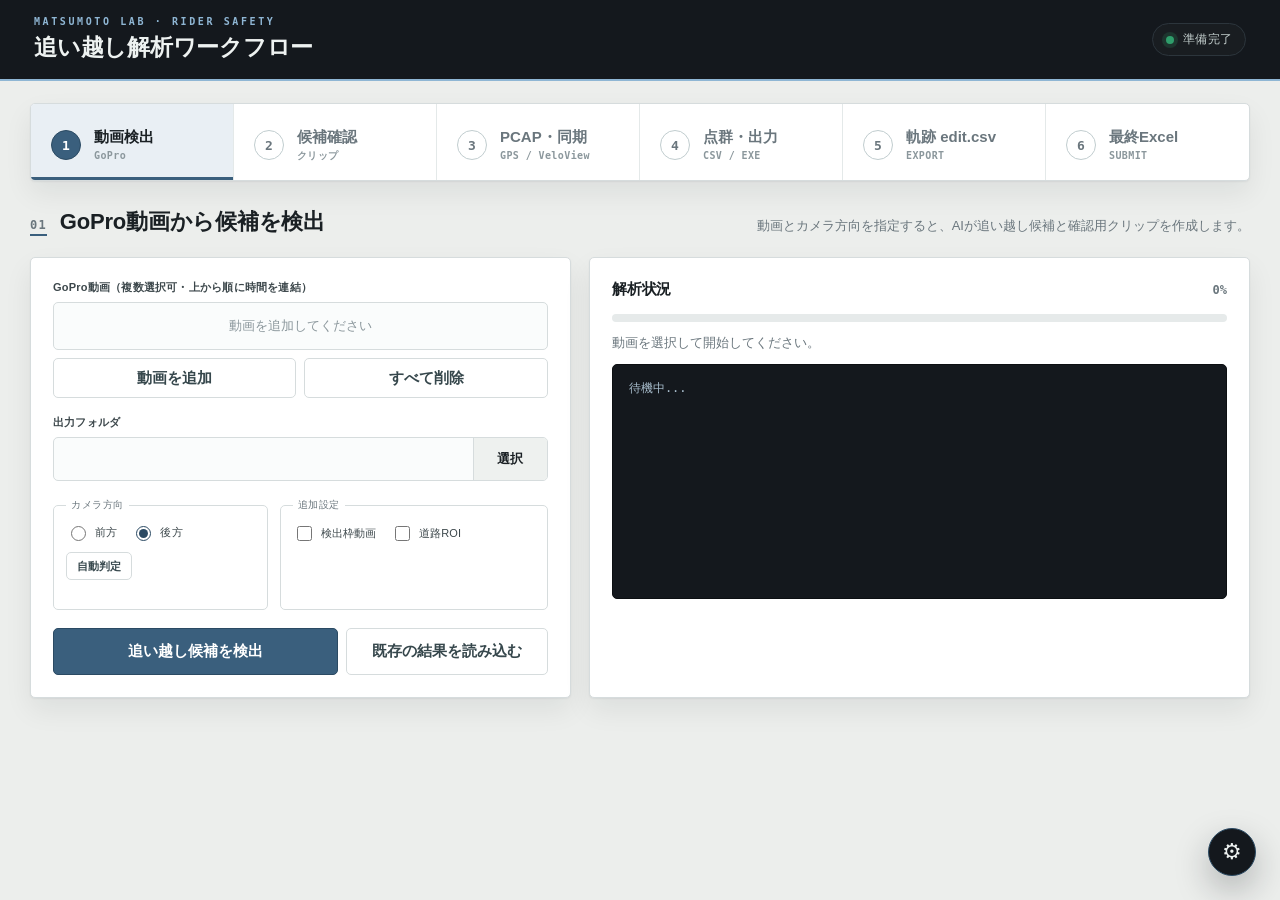
<file: web_ui/index.html>
<!doctype html>
<html lang="ja">
<head>
  <meta charset="utf-8">
  <meta name="viewport" content="width=device-width, initial-scale=1">
  <title>自転車追い越し解析ワークフロー</title>
  <link rel="stylesheet" href="style.css">
</head>
<body>
  <header class="app-header">
    <div>
      <p class="eyebrow">MATSUMOTO LAB · RIDER SAFETY</p>
      <h1>追い越し解析ワークフロー</h1>
    </div>
    <div class="status-pill" id="globalStatus"><span></span>準備完了</div>
  </header>

  <main class="app-shell">
    <nav class="steps" aria-label="解析手順">
      <button class="step active" data-step="detect"><b>1</b><span>動画検出<small>GoPro</small></span></button>
      <button class="step" data-step="review"><b>2</b><span>候補確認<small>クリップ</small></span></button>
      <button class="step" data-step="sync"><b>3</b><span>PCAP・同期<small>GPS / VeloView</small></span></button>
      <button class="step" data-step="lidar"><b>4</b><span>点群・出力<small>CSV / EXE</small></span></button>
      <button class="step" data-step="edit"><b>5</b><span>軌跡 edit.csv<small>EXPORT</small></span></button>
      <button class="step" data-step="final"><b>6</b><span>最終Excel<small>SUBMIT</small></span></button>
    </nav>

    <section class="panel active" id="panel-detect">
      <div class="section-heading">
        <div><span class="section-number">01</span><h2>GoPro動画から候補を検出</h2></div>
        <p>動画とカメラ方向を指定すると、AIが追い越し候補と確認用クリップを作成します。</p>
      </div>
      <div class="grid two-column">
        <article class="card form-card">
          <label>GoPro動画（複数選択可・上から順に時間を連結）</label>
          <ul id="videoList" class="video-list"><li class="empty">動画を追加してください</li></ul>
          <div class="button-row video-list-actions">
            <button class="secondary" id="addVideos">動画を追加</button>
            <button class="secondary" id="clearVideos">すべて削除</button>
          </div>
          <label>出力フォルダ</label>
          <div class="path-input"><input id="outPath" readonly><button data-pick="out">選択</button></div>
          <div class="field-row">
            <fieldset><legend>カメラ方向</legend><label class="radio"><input type="radio" name="view" value="front">前方</label><label class="radio"><input type="radio" name="view" value="rear" checked>後方</label>
              <div class="view-detect-row">
                <button class="secondary small" id="detectView">自動判定</button>
                <button class="secondary small" id="detectViewCancel" hidden>中止</button>
              </div>
              <p class="detect-view-status" id="detectViewStatus"></p>
            </fieldset>
            <fieldset><legend>追加設定</legend><label class="check"><input id="overlay" type="checkbox">検出枠動画</label><label class="check"><input id="roadRoi" type="checkbox">道路ROI</label></fieldset>
          </div>
          <div class="button-row">
            <button class="primary large" id="startDetection">追い越し候補を検出</button>
            <button class="secondary" id="loadExisting">既存の結果を読み込む</button>
          </div>
        </article>
        <article class="card progress-card">
          <div class="card-title"><h3>解析状況</h3><span id="progressLabel">0%</span></div>
          <div class="progress-track"><div id="progressBar"></div></div>
          <p id="processMessage" class="process-message">動画を選択して開始してください。</p>
          <pre id="processLog" class="log">待機中...</pre>
        </article>
      </div>
    </section>

    <section class="panel" id="panel-review">
      <div class="section-heading">
        <div><span class="section-number">02</span><h2>クリップを確認</h2></div>
        <p>各候補を再生し、本当の追い越しは「採用」、誤検知は「除外」にします。</p>
      </div>
      <div class="review-layout">
        <article class="card preview-card main-preview">
          <div class="video-stage">
            <div class="video-placeholder" id="videoPlaceholder"><span>▶</span><p>候補を選択すると<br>クリップを再生できます</p></div>
            <video id="clipPlayer" controls hidden></video>
          </div>
          <div class="preview-controls">
            <div class="preview-meta">
              <div><span id="previewId">候補未選択</span><span class="badge" id="previewStatus">未確認</span></div>
              <strong id="previewTime">--:--</strong>
            </div>
            <div class="control-row">
              <label class="speed-select"><span>速度</span><select id="speedSelect" aria-label="再生速度">
                <option value="0.25">0.25x</option><option value="0.5">0.5x</option><option value="1" selected>1x</option><option value="1.5">1.5x</option><option value="2">2x</option><option value="3">3x</option><option value="4">4x</option><option value="5">5x</option>
              </select></label>
              <div class="transport-buttons"><button class="secondary" id="previousClip">← 前の候補</button><button class="secondary" id="nextClip">次の候補 →</button></div>
            </div>
            <div class="decision-buttons"><button class="accept" data-status="採用">✓ 採用 <kbd data-keyhint="accept">A</kbd></button><button class="reject" data-status="除外">× 除外 <kbd data-keyhint="reject">D</kbd></button><button class="secondary" data-status="未確認">未確認へ戻す <kbd data-keyhint="unreview">W</kbd></button></div>
            <div class="shortcut-help"><span><kbd>Space</kbd> 再生 / 一時停止</span><span><kbd>←</kbd><kbd>→</kbd> 候補移動</span><span>車種 <kbd data-keyhint="kei">B</kbd>軽 <kbd data-keyhint="normal">N</kbd>普通 <kbd data-keyhint="large">M</kbd>大型</span><span>採否決定後は次の候補を自動再生</span></div>
          </div>
        </article>
        <aside class="card table-card">
          <div class="card-title"><h3>追い越し候補</h3><div class="counter"><span id="reviewedCount">0</span> / <span id="eventCount">0</span> 確認済み</div></div>
          <div class="table-wrap">
            <table><thead><tr><th>ID</th><th>車種</th><th>危険感</th><th>開始</th><th>終了</th><th>結果</th></tr></thead><tbody id="eventRows"><tr><td colspan="6" class="empty">検出結果を読み込んでください</td></tr></tbody></table>
          </div>
          <div class="button-row">
            <button class="secondary" id="saveReviews">レビュー結果をCSV保存</button>
          </div>
        </aside>
      </div>
    </section>

    <section class="panel" id="panel-sync">
      <div class="section-heading">
        <div><span class="section-number">03</span><h2>PCAP読み込みと時刻同期</h2></div>
        <p>LiDARのPCAPを先に読み込み、GPSまたは手入力でGoProとの時刻差を決めます。</p>
      </div>
      <article class="card form-card compact pcap-sync-card">
        <label>LiDARデータ (.pcap)</label><div class="path-input"><input id="pcapPath" readonly><button data-pick="pcap">選択</button></div>
        <button class="primary" id="openPcap">PCAPを読み込む</button>
        <p class="lidar-info" id="lidarInfo">PCAP未読込</p>
      </article>
      <div class="sync-layout">
        <article class="card gps-sync-card">
          <div class="card-title"><h3>GPS自動同期</h3><span class="badge accepted">推奨</span></div>
          <p class="method-desc">GoProのGPMF（動画内蔵GPS）とPCAPのキャプチャ時刻を自動照合し、GoProとVeloViewの時刻差（オフセット）を求めます。<br><small>Step 1で動画を指定し、上でPCAPを読み込んでから実行してください。</small></p>
          <button class="primary" id="autoSyncGps">GPS自動同期を実行</button>
          <p id="gpsSyncStatus" class="gps-sync-status"></p>
        </article>
        <article class="card offset-card result-offset"><p>適用されるオフセット（VeloView − GoPro）</p><strong id="offsetDisplay">+0.000 秒</strong><span>求めた時刻差をすべての候補へ自動的に適用します</span></article>
      </div>
      <article class="card mapped-card"><div class="card-title"><h3>候補のVeloView相当時刻</h3><span>確認済み候補を優先表示</span></div><div id="mappedTimes" class="mapped-list"><p class="empty">候補がありません</p></div></article>
    </section>

    <section class="panel" id="panel-lidar">
      <div class="section-heading">
        <div><span class="section-number">04</span><h2>点群の選択と最終出力</h2></div>
        <p>読み込み済みPCAPの候補時刻へ移動して、車両の点群を選択・CSV出力します。</p>
      </div>
      <div class="lidar-workspace">
        <article class="card lidar-viewer-card">
          <div class="card-title lidar-title">
            <h3>点群ビュー（上面）</h3>
            <div class="lidar-title-actions">
              <span>ドラッグ: 選択 / Alt+ドラッグ: 移動 / ホイール: 拡大</span>
              <button class="secondary compact-btn" id="lidarFullscreen" type="button">フルスクリーン</button>
            </div>
          </div>
          <div class="lidar-canvas-wrap"><canvas id="lidarCanvas"></canvas><div id="lidarLoading" class="lidar-loading" hidden>点群を読込中…</div></div>
          <div class="lidar-transport">
            <button class="secondary" id="lidarPrevious" aria-label="前のフレーム">◀</button><button class="primary" id="lidarPlay">再生</button><button class="secondary" id="lidarNext" aria-label="次のフレーム">▶</button>
            <input id="lidarSlider" type="range" min="0" max="0" value="0">
            <strong id="lidarTime">00:00:00.000</strong><span id="lidarFrame">0 / 0</span>
          </div>
          <div class="lidar-seek-row"><label>時刻へ移動 <input id="lidarSeekTime" placeholder="秒 または HH:MM:SS"></label><button class="secondary" id="lidarSeek">移動</button><label>追い越し候補 <select id="lidarCandidate"><option value="">選択してください</option></select></label><button class="secondary" id="jumpCandidate">候補へ移動</button><label class="track-toggle"><input type="checkbox" id="lidarTrack">枠を車に追尾</label></div>
        </article>
        <aside class="lidar-side lidar-side-right">
          <article class="card overtaking-record-card">
            <div class="card-title"><h3>追い越し記録</h3><span class="badge" id="recordStatus">未開始</span></div>
            <p class="record-hint">「自動追跡」で点群から車両を追跡し記録フレームを作ります（半自動）。手動は「追い越し開始」から。どちらも<kbd>←</kbd><kbd>→</kbd>で確認・微修正、<kbd>Enter</kbd>で出力して次の候補へ進みます。</p>
            <label class="record-candidate">追い越し候補
              <select id="recordCandidate"><option value="">選択してください</option></select>
            </label>
            <button class="primary record-autotrack" id="recordAutoTrack">自動追跡（点群から車両を検出）</button>
            <button class="secondary record-autotrack" id="autoTrackCancel" hidden>自動追跡を中止</button>
            <div class="progress-track auto-track-progress" id="autoTrackProgress" hidden><div id="autoTrackBar"></div></div>
            <p class="auto-track-status" id="autoTrackStatus"></p>
            <div class="record-buttons">
              <button class="secondary" id="recordStart">追い越し開始（手動）</button>
              <button class="secondary" id="recordCancel" disabled>中止</button>
            </div>
            <button class="accept record-finish" id="recordFinish" disabled>終了してCSV出力</button>
            <div class="record-frames" id="recordFrames">記録フレーム: 0</div>
          </article>
          <article class="card lidar-export-card">
            <div class="export-selection"><strong>選択範囲（単発出力）</strong><span id="lidarSelection">点群上をドラッグして車両を囲ってください</span></div>
            <div class="export-frames">
              <label>開始フレーム <input id="lidarRangeStart" type="number" min="0" value="0"></label>
              <label>終了フレーム <input id="lidarRangeEnd" type="number" min="0" value="0"></label>
            </div>
            <button class="primary" id="exportLidar">選択範囲をフレーム別CSVへ出力</button>
          </article>
        </aside>
      </div>
    </section>

    <section class="panel" id="panel-edit">
      <div class="section-heading">
        <div><span class="section-number">05</span><h2>軌跡 edit.csv 生成</h2></div>
        <p>追い越し記録CSVから、フレームごとの最近接点を追跡した edit.csv を生成します。</p>
      </div>
      <div class="grid two-column">
        <article class="card form-card">
          <div class="card-title"><h3>軌跡 edit.csv 生成</h3><span>VolodyneConverter相当</span></div>
          <p class="record-hint">追い越し記録CSV（<code>overtaking_*.csv</code>）を選ぶと、各フレームの最近接点を追跡した <code>&lt;名前&gt;_edit.csv</code>（unixtime, X, Y, Z, distance(m), speed(km/h)）を <code>lidar_edit</code> に生成します。フレーム別CSVのフォルダパスを直接指定しても動きます。</p>
          <label>追い越し記録CSV</label>
          <div class="path-input"><input id="editSource" readonly><button data-pick="edit_source">選択</button></div>
          <button class="primary large" id="generateEdit">edit.csv を生成</button>
        </article>
        <article class="card form-card">
          <div class="card-title"><h3>LiDARフォルダを一括生成</h3><span>今回の解析</span></div>
          <p class="record-hint">現在の出力フォルダ内 <code>lidar</code> にある <code>overtaking_*.csv</code> をすべて読み込み、各CSVごとに <code>lidar_edit</code> へ <code>_edit.csv</code> を生成します。</p>
          <label>対象フォルダ</label>
          <div class="path-input"><input readonly value="入力: lidar / 保存: lidar_edit"><button class="secondary" id="generateAllEdits" type="button">一括生成</button></div>
          <p class="edit-bulk-status" id="editBulkStatus">未実行</p>
        </article>
      </div>
    </section>

    <section class="panel" id="panel-final">
      <div class="section-heading">
        <div><span class="section-number">06</span><h2>最終Excel出力</h2></div>
        <p>採用済み候補、Step5の分析結果、GPS速度を統合し、共有用Excel形式で出力します。</p>
      </div>
      <div class="grid two-column">
        <article class="card form-card">
          <div class="card-title"><h3>共有用フォーマット</h3><span>Sheet1</span></div>
          <p class="record-hint">出力フォルダ内の <code>reviewed_overtaking_events.csv</code> と <code>lidar_edit</code> の分析結果を読み込み、<code>final</code> フォルダへExcelを作成します。レビュー結果は生成前に自動保存します。</p>
          <div class="final-fields">
            <label>整理ID<input id="finalId" placeholder="例: 1"></label>
            <label>データ収集日<input id="finalDate" placeholder="YYYY-MM-DD"></label>
            <label>被験者名またはID<input id="finalSubject" placeholder="例: ID1"></label>
          </div>
          <button class="primary large" id="generateFinal">最終Excelを生成</button>
        </article>
        <article class="card form-card">
          <div class="card-title"><h3>出力状況</h3><span>final/*.xlsx</span></div>
          <p class="final-status" id="finalStatus">未実行</p>
          <p class="record-hint">自転車速度はGPSのctsがフェーズ3〜4の範囲に入る場合のみ平均して出力します。該当GPSがない場合は空欄になります。</p>
        </article>
      </div>
    </section>
  </main>

  <div class="toast" id="toast" role="status" aria-live="polite"></div>
  <button class="settings-fab" id="openSettings" aria-label="設定" title="設定">⚙</button>

  <div class="modal-backdrop" id="keyModalBackdrop" role="dialog" aria-modal="true" aria-labelledby="keyModalTitle" hidden>
    <div class="modal key-modal settings-modal">
      <h3 id="keyModalTitle">設定</h3>
      <section class="settings-section">
        <div class="card-title"><h3>ショートカットキー</h3><span>候補確認</span></div>
        <div class="key-grid">
          <label>採用<input class="key-field" data-action="accept" maxlength="1" aria-label="採用のキー"></label>
          <label>除外<input class="key-field" data-action="reject" maxlength="1" aria-label="除外のキー"></label>
          <label>未確認へ戻す<input class="key-field" data-action="unreview" maxlength="1" aria-label="未確認へ戻すのキー"></label>
          <label>車種：軽<input class="key-field" data-action="kei" maxlength="1" aria-label="車種 軽のキー"></label>
          <label>車種：普通<input class="key-field" data-action="normal" maxlength="1" aria-label="車種 普通のキー"></label>
          <label>車種：大型<input class="key-field" data-action="large" maxlength="1" aria-label="車種 大型のキー"></label>
        </div>
      </section>
      <section class="settings-section">
        <div class="card-title"><h3>レーザー選択</h3><span id="laserCountLabel" class="num">—</span></div>
        <div class="button-row"><button class="secondary" id="laserAll">全選択</button><button class="secondary" id="laserNone">全解除</button></div>
        <div class="laser-grid" id="laserGrid"><p class="empty">PCAP未読込</p></div>
      </section>
      <p id="keyModalError" class="key-error"></p>
      <div class="modal-actions">
        <button class="secondary" id="keyModalReset">既定に戻す</button>
        <button class="secondary" id="keyModalCancel">キャンセル</button>
        <button class="primary" id="keyModalSave">保存</button>
      </div>
    </div>
  </div>

  <script src="app.js"></script>
</body>
</html>
</file>
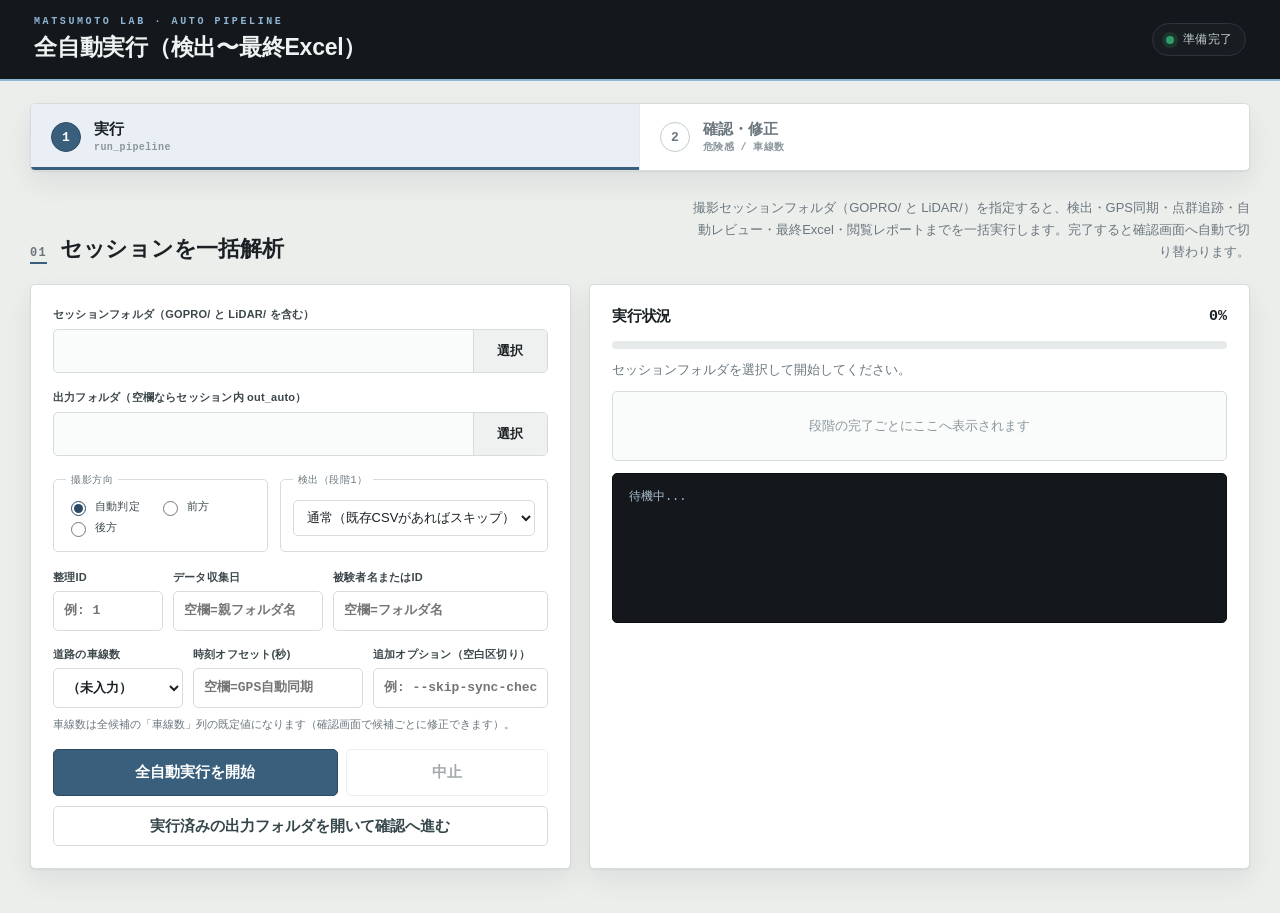
<file: web_ui_auto/index.html>
<!doctype html>
<html lang="ja">
<head>
  <meta charset="utf-8">
  <meta name="viewport" content="width=device-width, initial-scale=1">
  <title>全自動実行 - 自転車追い越し解析</title>
  <link rel="stylesheet" href="style.css">
</head>
<body>
  <header class="app-header">
    <div>
      <p class="eyebrow">MATSUMOTO LAB · AUTO PIPELINE</p>
      <h1>全自動実行（検出〜最終Excel）</h1>
    </div>
    <div class="status-pill" id="globalStatus"><span></span>準備完了</div>
  </header>

  <main class="app-shell">
    <nav class="steps" aria-label="画面切り替え">
      <button class="step active" data-step="run"><b>1</b><span>実行<small>run_pipeline</small></span></button>
      <button class="step" data-step="confirm"><b>2</b><span>確認・修正<small>危険感 / 車線数</small></span></button>
    </nav>

    <section class="panel active" id="panel-run">
      <div class="section-heading">
        <div><span class="section-number">01</span><h2>セッションを一括解析</h2></div>
        <p>撮影セッションフォルダ（GOPRO/ と LiDAR/）を指定すると、検出・GPS同期・点群追跡・自動レビュー・最終Excel・閲覧レポートまでを一括実行します。完了すると確認画面へ自動で切り替わります。</p>
      </div>
      <div class="grid two-column">
        <article class="card form-card">
          <label>セッションフォルダ（GOPRO/ と LiDAR/ を含む）</label>
          <div class="path-input"><input id="sessionPath" readonly><button data-pick="session">選択</button></div>
          <label>出力フォルダ（空欄ならセッション内 out_auto）</label>
          <div class="path-input"><input id="outPath" readonly><button data-pick="out">選択</button></div>
          <div class="field-row">
            <fieldset><legend>撮影方向</legend>
              <label class="radio"><input type="radio" name="pipelineView" value="" checked>自動判定</label>
              <label class="radio"><input type="radio" name="pipelineView" value="front">前方</label>
              <label class="radio"><input type="radio" name="pipelineView" value="rear">後方</label>
            </fieldset>
            <fieldset><legend>検出（段階1）</legend>
              <select id="pipelineDetectMode" class="field-select" aria-label="検出の扱い">
                <option value="">通常（既存CSVがあればスキップ）</option>
                <option value="skip">スキップ（検出済みの続きから）</option>
                <option value="redetect">やり直す（既存CSVを無視）</option>
              </select>
            </fieldset>
          </div>
          <div class="final-fields">
            <label>整理ID<input id="pipelineOrganizeId" placeholder="例: 1"></label>
            <label>データ収集日<input id="pipelineDate" placeholder="空欄=親フォルダ名"></label>
            <label>被験者名またはID<input id="pipelineSubject" placeholder="空欄=フォルダ名"></label>
          </div>
          <div class="final-fields pipeline-advanced">
            <label>道路の車線数
              <select id="pipelineLane" class="field-select" aria-label="道路の車線数">
                <option value="">（未入力）</option>
                <option value="1">1車線</option>
                <option value="2">2車線</option>
                <option value="3">3車線</option>
                <option value="4">4車線</option>
                <option value="5">5車線</option>
                <option value="6">6車線</option>
              </select>
            </label>
            <label>時刻オフセット(秒)<input id="pipelineOffset" placeholder="空欄=GPS自動同期"></label>
            <label>追加オプション（空白区切り）<input id="pipelineExtra" placeholder="例: --skip-sync-check --no-report"></label>
          </div>
          <p class="lane-hint">車線数は全候補の「車線数」列の既定値になります（確認画面で候補ごとに修正できます）。</p>
          <div class="button-row">
            <button class="primary large" id="startPipeline">全自動実行を開始</button>
            <button class="secondary" id="cancelPipeline" disabled>中止</button>
          </div>
          <div class="button-row open-existing-row">
            <button class="secondary" id="openExisting">実行済みの出力フォルダを開いて確認へ進む</button>
          </div>
        </article>
        <article class="card progress-card">
          <div class="card-title"><h3>実行状況</h3><span id="pipelineProgressLabel">0%</span></div>
          <div class="progress-track"><div id="pipelineBar"></div></div>
          <p id="pipelineMessage" class="process-message">セッションフォルダを選択して開始してください。</p>
          <div class="pipeline-stages" id="pipelineStages"><p class="empty">段階の完了ごとにここへ表示されます</p></div>
          <pre id="pipelineLog" class="log pipeline-log">待機中...</pre>
        </article>
      </div>
    </section>

    <section class="panel" id="panel-confirm">
      <div class="section-heading">
        <div><span class="section-number">02</span><h2>追い越しデータの確認・修正</h2></div>
        <p>候補ごとにクリップを確認し、採否と車種を手動修正します。危険感と道路の車線数を入力し、「修正をCSVへ保存」→「最終Excelを再生成」で反映します。</p>
      </div>
      <article class="card summary-card">
        <div class="summary-row">
          <div>
            <strong id="summaryCounts">結果未読込</strong>
            <span id="summaryMeta" class="summary-meta"></span>
          </div>
          <div class="button-row summary-actions">
            <button class="primary" id="saveReviews">修正をCSVへ保存</button>
            <button class="secondary" id="generateFinal">最終Excelを再生成</button>
            <button class="secondary" id="openReport">閲覧用レポート</button>
            <button class="secondary" id="openOutDir">出力フォルダ</button>
          </div>
        </div>
        <p id="finalStatus" class="final-status-line"></p>
      </article>
      <div class="review-layout">
        <article class="card preview-card">
          <div class="stage-tabs" role="tablist">
            <button class="stage-tab active" id="stageClip" data-stage="clip" role="tab">クリップ</button>
            <button class="stage-tab" id="stageCloud" data-stage="cloud" role="tab">点群ビュー</button>
          </div>
          <div class="video-stage" id="videoStage">
            <div class="video-placeholder" id="videoPlaceholder"><span>▶</span><p>候補を選択すると<br>クリップを再生できます</p></div>
            <video id="clipPlayer" controls hidden></video>
          </div>
          <div class="cloud-stage" id="cloudStage" hidden>
            <div id="cloudHost" class="cloud-host"><p class="cloud-empty">候補を選択すると点群を表示できます</p></div>
          </div>
          <div class="preview-controls">
            <div class="preview-meta">
              <div><span id="previewId">候補未選択</span><span class="badge" id="previewStatus">未確認</span></div>
              <strong id="previewTime">--:--</strong>
            </div>
            <p class="preview-reason" id="previewReason"></p>
            <div class="control-row">
              <label class="speed-select"><span>速度</span><select id="speedSelect" aria-label="再生速度">
                <option value="0.25">0.25x</option><option value="0.5">0.5x</option><option value="1" selected>1x</option><option value="1.5">1.5x</option><option value="2">2x</option><option value="3">3x</option>
              </select></label>
              <div class="transport-buttons"><button class="secondary" id="previousClip">← 前の候補</button><button class="secondary" id="nextClip">次の候補 →</button></div>
            </div>
            <div class="decision-buttons">
              <button class="accept" data-status="採用">✓ 採用 <kbd>A</kbd></button>
              <button class="reject" data-status="除外">× 除外 <kbd>D</kbd></button>
              <button class="secondary" data-status="未確認">未確認へ戻す <kbd>W</kbd></button>
            </div>
            <div class="detail-fields">
              <label>車種
                <select id="vehicleSelect" aria-label="車種">
                  <option value="大型">大型</option><option value="普通">普通</option><option value="軽">軽</option>
                </select>
              </label>
              <label>危険感
                <select id="dangerSelect" aria-label="危険感">
                  <option value="0">（未入力）</option>
                  <option value="1">1: やや危険</option>
                  <option value="2">2: 危険</option>
                  <option value="3">3: 非常に危険</option>
                </select>
              </label>
              <label>道路の車線数
                <select id="laneSelect" aria-label="道路の車線数">
                  <option value="">（未入力）</option>
                  <option value="1">1車線</option>
                  <option value="2">2車線</option>
                  <option value="3">3車線</option>
                  <option value="4">4車線</option>
                  <option value="5">5車線</option>
                  <option value="6">6車線</option>
                </select>
              </label>
            </div>
            <div class="shortcut-help"><span><kbd>A</kbd> 採用</span><span><kbd>D</kbd> 除外</span><span><kbd>W</kbd> 未確認</span><span><kbd>Space</kbd> 再生 / 一時停止</span><span><kbd>←</kbd><kbd>→</kbd> 候補移動</span></div>
          </div>
        </article>
        <aside class="card table-card">
          <div class="card-title"><h3>追い越しデータ</h3><div class="counter"><span id="reviewedCount">0</span> / <span id="eventCount">0</span> 確認済み</div></div>
          <div class="table-wrap">
            <table><thead><tr><th>ID</th><th>開始</th><th>車種</th><th>危険感</th><th>車線数</th><th>判定</th></tr></thead><tbody id="eventRows"><tr><td colspan="6" class="empty">実行画面から結果を読み込んでください</td></tr></tbody></table>
          </div>
          <details class="manual-details">
            <summary>警告・人手が必要な項目</summary>
            <div id="manualList" class="manual-list"><p class="empty">項目はありません</p></div>
          </details>
        </aside>
      </div>
    </section>
  </main>

  <div class="toast" id="toast" role="status" aria-live="polite"></div>
  <script src="app.js"></script>
</body>
</html>
</file>
<file: web_ui/style.css>
:root {
  /* asphalt / concrete instrument palette */
  --asphalt-900: #14181d;
  --asphalt-800: #1b2027;
  --asphalt-700: #232c34;
  --ink: #1a2024;
  --muted: #6a767d;
  --faint: #8b979c;
  --line: #d6dcdd;
  --hairline: #e4e9e9;
  --surface: #ffffff;
  --canvas: #eceeec;
  --panel-tint: #f4f6f5;
  /* steel-blue accent (calm instrument console) */
  --hivis: #3a5f7d;
  --hivis-deep: #2b4a63;
  --hivis-tint: #e9eff4;
  --hivis-edge: #c4d4e0;
  --hivis-bright: #8fb6d4;
  /* status colors */
  --go: #2f9e6b;
  --go-tint: #e2f1ea;
  --go-edge: #b6dcc9;
  --signal: #d83a40;
  --signal-tint: #fae6e7;
  --signal-edge: #eec4c6;
  --cyan: #35c5b5;
  --shadow: 0 1px 2px rgba(20,24,29,.06), 0 12px 28px rgba(20,24,29,.07);
  --font-jp: "Yu Gothic UI", "Noto Sans JP", sans-serif;
  --font-data: "Consolas", "SFMono-Regular", ui-monospace, monospace;
  --radius: 5px;
}
* { box-sizing: border-box; }
[hidden] { display: none !important; }
body { margin: 0; color: var(--ink); background: var(--canvas); font-family: var(--font-jp); font-size: 15px; -webkit-font-smoothing: antialiased; }
button, input, select { font: inherit; }
button { cursor: pointer; }

/* every measured value renders as a calibrated instrument readout */
.num { font-family: var(--font-data); font-variant-numeric: tabular-nums; font-feature-settings: "tnum" 1; letter-spacing: .01em; }

/* ---------- header ---------- */
.app-header {
  padding: 16px 34px; background: var(--asphalt-900); color: #eef2f1;
  display: flex; align-items: center; justify-content: space-between;
  border-bottom: 2px solid var(--hivis-bright);
}
.eyebrow { margin: 0 0 5px; color: var(--hivis-bright); font-size: 10px; font-weight: 700; letter-spacing: .26em; font-family: var(--font-data); }
h1 { font-size: 23px; margin: 0; letter-spacing: -.01em; font-weight: 800; }
.status-pill { display: flex; gap: 9px; align-items: center; color: #c4cfce; font-size: 12px; font-family: var(--font-data); letter-spacing: .02em; padding: 7px 13px; border: 1px solid #2c353c; border-radius: 999px; background: rgba(255,255,255,.02); }
.status-pill span { width: 8px; height: 8px; border-radius: 50%; background: var(--go); box-shadow: 0 0 0 4px rgba(47,158,107,.18); transition: background .2s, box-shadow .2s; }
.status-pill.busy span { background: var(--hivis-bright); box-shadow: 0 0 0 0 rgba(143,182,212,.5); animation: pulse 1.1s ease-out infinite; }
.status-pill.busy { color: #eef2f1; border-color: var(--hivis-bright); }
@keyframes pulse { 0% { box-shadow: 0 0 0 0 rgba(143,182,212,.55); } 100% { box-shadow: 0 0 0 7px rgba(143,182,212,0); } }
@media (prefers-reduced-motion: reduce) { .status-pill.busy span { animation: none; box-shadow: 0 0 0 4px rgba(143,182,212,.3); } }

.app-shell { max-width: 1440px; margin: 0 auto; padding: 22px 30px 44px; }

/* ---------- stepper as a calibration scale ---------- */
.steps {
  display: grid; grid-template-columns: repeat(6, 1fr);
  background: var(--surface); border: 1px solid var(--line); border-radius: var(--radius);
  box-shadow: var(--shadow); margin-bottom: 26px; overflow: hidden;
}
.step { border: 0; border-right: 1px solid var(--hairline); background: transparent; min-height: 76px; padding: 20px 20px 14px; color: var(--muted); display: flex; align-items: center; gap: 13px; text-align: left; position: relative; transition: background .15s; }
.step:last-child { border-right: 0; }
.step:hover { background: var(--panel-tint); }
.step b { width: 30px; height: 30px; border-radius: 50%; display: grid; place-items: center; border: 1.5px solid #c1cdcf; font-family: var(--font-data); font-size: 13px; font-weight: 700; flex: none; transition: .15s; }
.step span { font-weight: 700; line-height: 1.25; }
.step small { display: block; font-weight: 600; font-size: 10px; margin-top: 3px; color: var(--faint); font-family: var(--font-data); letter-spacing: .04em; }
.step.active { color: var(--ink); background: var(--hivis-tint); }
.step.active::after { content: ""; height: 3px; background: var(--hivis); position: absolute; bottom: 0; left: 0; right: 0; }
.step.active b { color: #fff; border-color: var(--hivis-deep); background: var(--hivis); }
.step:focus-visible { outline: 2px solid var(--hivis-deep); outline-offset: -2px; }

/* ---------- panels & headings ---------- */
.panel { display: none; }
.panel.active { display: block; animation: fade .22s ease; }
@keyframes fade { from { opacity: 0; transform: translateY(4px); } to { opacity: 1; transform: none; } }
@media (prefers-reduced-motion: reduce) { .panel.active { animation: none; } }
.section-heading { display: flex; justify-content: space-between; align-items: flex-end; margin: 0 0 20px; gap: 30px; }
.section-heading > div { display: flex; align-items: baseline; gap: 13px; }
.section-number { color: var(--muted); font-family: var(--font-data); font-size: 12px; font-weight: 700; letter-spacing: .1em; padding-bottom: 2px; border-bottom: 2px solid var(--hivis); }
h2 { margin: 0; font-size: 22px; font-weight: 800; letter-spacing: -.01em; }
.section-heading p { max-width: 540px; text-align: right; color: var(--muted); margin: 0; font-size: 13px; line-height: 1.7; }

/* ---------- cards ---------- */
.grid { display: grid; gap: 18px; }
.two-column { grid-template-columns: minmax(400px, .9fr) minmax(420px, 1.1fr); }
.card { background: var(--surface); border: 1px solid var(--line); border-radius: var(--radius); box-shadow: var(--shadow); padding: 22px; }
.form-card label { font-size: 11px; font-weight: 700; display: block; margin: 0 0 7px; letter-spacing: .02em; color: #3c474b; }

/* ---------- inputs ---------- */
.path-input { display: flex; margin-bottom: 17px; border: 1px solid var(--line); border-radius: var(--radius); overflow: hidden; background: #fafcfc; }
.path-input:focus-within { border-color: var(--hivis-deep); box-shadow: 0 0 0 3px rgba(58,95,125,.22); }
.path-input input { flex: 1; min-width: 0; height: 42px; border: 0; background: transparent; padding: 0 12px; color: #35454a; font-family: var(--font-data); font-size: 13px; }
.path-input input:focus { outline: none; }
.path-input button { width: 74px; border: 0; border-left: 1px solid var(--line); color: var(--ink); background: #eef1ef; font-weight: 700; font-size: 13px; transition: background .15s; }
.path-input button:hover { background: var(--hivis-tint); }
.video-list { list-style: none; margin: 0 0 8px; padding: 0; border: 1px solid var(--line); border-radius: var(--radius); background: #fafcfc; max-height: 188px; overflow-y: auto; }
.video-list .empty { padding: 14px 12px; color: var(--faint); font-size: 13px; text-align: center; }
.video-item { display: flex; align-items: center; gap: 10px; padding: 7px 10px; border-bottom: 1px solid var(--hairline); }
.video-item:last-child { border-bottom: 0; }
.video-order { flex: 0 0 22px; height: 22px; line-height: 22px; text-align: center; border-radius: 50%; background: var(--hivis-deep); color: #fff; font-size: 12px; font-weight: 700; font-family: var(--font-data); }
.video-name { flex: 1; min-width: 0; overflow: hidden; text-overflow: ellipsis; white-space: nowrap; font-family: var(--font-data); font-size: 13px; color: #35454a; }
.video-buttons { display: flex; gap: 4px; }
.icon-btn { width: 28px; height: 28px; border: 1px solid var(--line); border-radius: var(--radius); background: #eef1ef; color: var(--ink); font-size: 13px; cursor: pointer; transition: background .15s; }
.icon-btn:hover:not(:disabled) { background: var(--hivis-tint); }
.icon-btn:disabled { opacity: .4; cursor: default; }
.icon-btn.remove:hover { background: var(--signal-tint); color: var(--signal); }
.video-list-actions { margin-bottom: 17px; }
.field-row { display: grid; grid-template-columns: 1fr 1.25fr; gap: 12px; margin: 4px 0 18px; }
fieldset { border: 1px solid var(--line); border-radius: var(--radius); margin: 0; padding: 11px 12px; }
legend { font-size: 10px; color: var(--muted); padding: 0 5px; font-family: var(--font-data); letter-spacing: .06em; text-transform: uppercase; }
.radio, .check { display: inline-flex !important; align-items: center; gap: 6px; margin: 0 14px 0 0 !important; font-weight: 500 !important; }
.view-detect-row { display: flex; gap: 6px; margin-top: 8px; }
.view-detect-row button.small { min-height: 28px; padding: 0 10px; font-size: 11px; }
.detect-view-status { margin: 6px 0 0; min-height: 1.1em; color: #1f7a52; font-size: 11px; font-family: var(--font-data); line-height: 1.5; }
.detect-view-status.error { color: var(--signal); }
input[type="radio"], input[type="checkbox"] { accent-color: var(--hivis-deep); width: 15px; height: 15px; }

/* ---------- buttons ---------- */
.primary, .secondary, .accept, .reject { border: 1px solid transparent; min-height: 40px; padding: 0 18px; font-weight: 700; border-radius: var(--radius); transition: background .15s, border-color .15s, transform .05s; }
.primary:active, .secondary:active, .accept:active, .reject:active { transform: translateY(1px); }
.primary { background: var(--hivis); color: #fff; border-color: var(--hivis-deep); }
.primary:hover { background: var(--hivis-deep); }
.secondary { background: var(--surface); color: #36474c; border-color: var(--line); }
.secondary:hover { background: var(--panel-tint); border-color: #c2cdcf; }
.primary:focus-visible, .secondary:focus-visible, .accept:focus-visible, .reject:focus-visible, .path-input button:focus-visible, .vehicle-type-select:focus-visible { outline: 2px solid var(--hivis-deep); outline-offset: 2px; }
.large { min-height: 47px; font-size: 15px; }
.form-card > .button-row .primary { flex: 1.5; }

.card-title { display: flex; justify-content: space-between; align-items: center; margin-bottom: 15px; gap: 12px; }
.card-title h3, .checklist-card h3 { margin: 0; font-size: 15px; font-weight: 800; letter-spacing: -.01em; }
.card-title > span { color: var(--muted); font-size: 12px; }

/* ---------- detection progress ---------- */
.progress-track { height: 8px; background: #e6eaea; border-radius: 999px; overflow: hidden; }
.progress-track div { width: 0; height: 100%; background: linear-gradient(90deg, var(--hivis-deep), var(--hivis)); transition: width .3s ease; }
#progressLabel { font-family: var(--font-data); font-weight: 700; }
.process-message { color: var(--muted); margin: 12px 0; font-size: 13px; }
.log { margin: 0; height: 235px; overflow: auto; padding: 14px 16px; background: var(--asphalt-900); color: #a7bccb; border-radius: var(--radius); white-space: pre-wrap; font: 12px/1.6 var(--font-data); border: 1px solid #0c0f12; }

/* ---------- review ---------- */
.review-layout { display: grid; grid-template-columns: minmax(500px, 1.4fr) minmax(440px, 1fr); gap: 18px; align-items: stretch; height: calc(100vh - 288px); min-height: 440px; }
.table-card { padding-bottom: 16px; min-width: 0; display: flex; flex-direction: column; min-height: 0; }
.counter { font-family: var(--font-data); font-size: 12px; color: var(--muted); }
.counter span { color: var(--ink); font-weight: 700; }
.table-wrap { overflow: auto; flex: 1 1 auto; min-height: 0; border: 1px solid var(--line); border-radius: var(--radius); margin-bottom: 14px; }
table { width: 100%; border-collapse: collapse; font-size: 13px; }
th { position: sticky; top: 0; background: var(--panel-tint); color: #51636a; padding: 11px 10px; text-align: left; font-size: 11px; letter-spacing: .04em; font-weight: 700; z-index: 1; border-bottom: 1px solid var(--line); }
td { border-top: 1px solid var(--hairline); padding: 9px 10px; }
td:nth-child(1), td:nth-child(3), td:nth-child(4) { font-family: var(--font-data); color: #44535a; }
tr.event-row { cursor: pointer; transition: background .12s; }
tr.event-row:hover { background: var(--panel-tint); }
tr.event-row.selected { background: var(--hivis-tint); box-shadow: inset 3px 0 0 var(--hivis-deep); }
.badge { display: inline-block; padding: 3px 9px; font-size: 11px; font-weight: 700; border-radius: 999px; background: #eef1f2; color: #667579; border: 1px solid #e0e5e6; }
.badge.accepted { color: #1f7a52; background: var(--go-tint); border-color: var(--go-edge); }
.badge.rejected { color: var(--signal); background: var(--signal-tint); border-color: var(--signal-edge); }
.play-mini { border: 1px solid var(--line); border-radius: var(--radius); color: #36474c; background: var(--surface); font-weight: 700; font-size: 12px; padding: 4px 10px; }
.play-mini:hover { background: var(--hivis-tint); border-color: var(--hivis-edge); }
.vehicle-type-select, .danger-level-select { width: 74px; min-width: 74px; padding: 6px 8px; border: 1px solid var(--line); border-radius: var(--radius); background: var(--surface); color: var(--ink); font: inherit; font-size: 13px; cursor: pointer; }
.danger-level-select { width: 58px; min-width: 58px; font-family: var(--font-data); }
.vehicle-type-select:focus, .danger-level-select:focus { outline: 2px solid var(--hivis-deep); outline-offset: 1px; border-color: var(--hivis-deep); }
.empty { color: var(--faint); text-align: center; padding: 30px; font-size: 13px; }

/* ---------- video preview ---------- */
.preview-card { padding: 0; overflow: hidden; min-width: 0; display: flex; flex-direction: column; min-height: 0; }
.video-stage { width: 100%; flex: 1 1 auto; min-height: 150px; background: var(--asphalt-900); position: relative; }
.video-placeholder, #clipPlayer { width: 100%; height: 100%; background: var(--asphalt-900); color: #9fb3b0; display: grid; place-items: center; text-align: center; object-fit: contain; }
.video-placeholder { gap: 10px; }
.video-placeholder span { display: block; font-size: 34px; color: var(--hivis-bright); }
.video-placeholder p { margin: 0; line-height: 1.6; font-size: 13px; }
.preview-controls { flex: none; padding: 0 18px 14px; display: flex; flex-direction: column; }
.preview-meta { display: flex; justify-content: space-between; align-items: center; padding: 11px 0 2px; color: var(--muted); }
.preview-meta > div { display: flex; align-items: center; gap: 10px; }
.preview-meta #previewId { font-weight: 700; color: var(--ink); }
.preview-meta strong { color: var(--ink); font-family: var(--font-data); }
.control-row { display: flex; gap: 10px; padding-top: 8px; align-items: stretch; }
.speed-select { display: flex; align-items: center; gap: 8px; flex: none; font-size: 11px; font-weight: 700; color: #3c474b; }
.speed-select select { height: 40px; min-width: 88px; border: 1px solid var(--line); border-radius: var(--radius); background: var(--surface); color: var(--ink); padding: 0 10px; font-family: var(--font-data); font-weight: 700; cursor: pointer; }
.speed-select select:focus { outline: none; border-color: var(--hivis-deep); box-shadow: 0 0 0 3px rgba(58,95,125,.22); }
.transport-buttons { display: flex; gap: 8px; flex: 1; }
.transport-buttons button { flex: 1; }
.decision-buttons { display: grid; grid-template-columns: 1fr 1fr; gap: 8px; padding-top: 10px; }
.decision-buttons .accept, .decision-buttons .reject { min-height: 54px; font-size: 15px; }
.decision-buttons .secondary { grid-column: 1 / -1; min-height: 38px; }
.accept { background: var(--go-tint); color: #1f7a52; border-color: var(--go-edge); }
.accept:hover { background: #d3ebde; }
.reject { background: var(--signal-tint); color: var(--signal); border-color: var(--signal-edge); }
.reject:hover { background: #f6dadc; }
.decision-buttons kbd { margin-left: 7px; }
kbd { display: inline-block; min-width: 20px; padding: 2px 6px; border: 1px solid #c2cdcf; border-bottom-width: 2px; border-radius: 4px; background: var(--surface); color: #44555a; font: 700 11px/1.3 var(--font-data); text-align: center; }
.shortcut-help { border-top: 1px solid var(--hairline); margin-top: 12px; padding-top: 10px; color: var(--muted); font-size: 11px; display: flex; flex-wrap: wrap; gap: 6px 18px; }
.shortcut-help span:last-child { flex-basis: 100%; color: #1f7a52; }

/* ---------- sync (instrument readout hero) ---------- */
.sync-layout { display: grid; grid-template-columns: 1.5fr 1fr; gap: 18px; align-items: stretch; }
.gps-sync-card { display: flex; flex-direction: column; }
.gps-sync-card .primary { width: 100%; }
.gps-sync-card .gps-sync-status { margin-top: 10px; }
.method-desc { color: var(--muted); font-size: 13px; line-height: 1.7; margin: 0 0 14px; }
.method-desc small { color: var(--faint); }
.result-offset { padding: 20px 22px; }
.offset-card { display: flex; flex-direction: column; justify-content: center; text-align: center; background: var(--asphalt-900); color: white; border-color: #0c0f12; }
.offset-card p { color: #8d9b9a; margin: 0 0 10px; font-size: 12px; font-family: var(--font-data); letter-spacing: .08em; }
.offset-card strong { font-size: 32px; font-family: var(--font-data); font-variant-numeric: tabular-nums; color: var(--hivis-bright); letter-spacing: -.01em; }
.offset-card > span { color: #8d9b9a; font-size: 11px; margin-top: 9px; }
.mapped-card { margin-top: 18px; }
.pcap-sync-card { margin-bottom: 18px; }
.pcap-sync-card > .primary { width: 100%; margin-bottom: 8px; }
.gps-sync-status { margin-top: 12px; font-size: 12px; line-height: 1.6; color: #1f7a52; min-height: 1em; font-family: var(--font-data); }
.gps-sync-status.error { color: var(--signal); }
.lidar-info { min-height: 34px; margin: 0 0 16px; padding: 9px 11px; background: var(--panel-tint); border: 1px solid var(--line); border-radius: var(--radius); color: #44535a; font-size: 12px; font-family: var(--font-data); }
.mapped-list { display: grid; grid-template-columns: repeat(auto-fill, minmax(205px, 1fr)); gap: 8px; }
.mapped-item { border: 1px solid var(--line); border-left: 3px solid var(--hivis-deep); border-radius: var(--radius); background: var(--panel-tint); padding: 10px 12px; }
.mapped-item span { display: block; color: var(--muted); font-size: 11px; margin-bottom: 3px; }
.mapped-item strong { font-size: 15px; font-family: var(--font-data); }

/* ---------- lidar ---------- */
.compact .path-input { margin-bottom: 12px; }
.button-row { display: flex; gap: 8px; }
.button-row button { flex: 1; }
.lidar-workspace { display: grid; grid-template-columns: minmax(340px,1fr) 280px; gap: 18px; align-items: stretch; height: calc(100vh - 380px); min-height: 430px; }
.lidar-side { display: flex; flex-direction: column; gap: 18px; min-height: 0; overflow-y: auto; padding-right: 4px; }
.lidar-side-right { padding-right: 0; padding-left: 4px; }
.lidar-settings { flex: none; }
.lidar-settings > .primary { width: 100%; margin-bottom: 8px; }
.lidar-viewer-card { min-width: 0; padding: 16px; display: flex; flex-direction: column; min-height: 0; }
.lidar-canvas-wrap { position: relative; flex: 1 1 auto; min-height: 220px; background: var(--asphalt-900); border-radius: var(--radius); overflow: hidden; border: 1px solid #0c0f12; }
#lidarCanvas { display: block; width: 100%; height: 100%; cursor: crosshair; }
.lidar-loading { position: absolute; inset: 0; display: grid; place-items: center; background: rgba(13,27,30,.65); color: white; font-weight: 700; font-size: 13px; }
.lidar-transport { display: grid; grid-template-columns: 46px 70px 46px minmax(170px,1fr) 110px 64px; gap: 7px; align-items: center; margin-top: 12px; }
.lidar-transport button { padding: 0 8px; min-height: 38px; }
.lidar-transport input { width: 100%; accent-color: var(--hivis-deep); }
.lidar-transport #lidarTime { font-family: var(--font-data); font-weight: 700; text-align: right; }
.lidar-transport #lidarFrame { color: var(--muted); font-size: 12px; font-family: var(--font-data); text-align: right; }
.lidar-seek-row { display: flex; gap: 8px; align-items: end; flex-wrap: wrap; margin-top: 12px; }
.lidar-seek-row label { font-size: 11px; font-weight: 700; }
.lidar-seek-row input, .lidar-seek-row select, .lidar-export-card input { display: block; height: 36px; border: 1px solid var(--line); border-radius: var(--radius); background: var(--surface); padding: 0 9px; }
.lidar-seek-row input { font-family: var(--font-data); }
.lidar-seek-row input:focus, .lidar-seek-row select:focus, .lidar-export-card input:focus { outline: none; border-color: var(--hivis-deep); box-shadow: 0 0 0 3px rgba(58,95,125,.22); }
.lidar-seek-row select { min-width: 220px; }
.track-toggle { display: inline-flex; align-items: center; gap: 6px; padding: 0 10px; height: 36px; border: 1px solid var(--line); border-radius: var(--radius); background: var(--surface); cursor: pointer; white-space: nowrap; }
.track-toggle input { accent-color: var(--hivis-deep); width: 15px; height: 15px; }
.lidar-laser-card { display: flex; flex-direction: column; min-height: 0; flex: none; }
.lidar-laser-card .button-row { margin: 2px 0 10px; }
.laser-grid { display: grid; grid-template-columns: repeat(auto-fill, minmax(42px, 1fr)); gap: 6px; overflow: auto; min-height: 60px; max-height: 150px; align-content: start; }
.laser-chip { height: 30px; border: 1px solid var(--line); border-radius: var(--radius); background: var(--surface); font-family: var(--font-data); font-size: 12px; cursor: pointer; padding: 0; color: var(--ink); }
.laser-chip.on { background: var(--hivis-tint); border-color: var(--hivis-edge); font-weight: 700; }
.laser-chip.off { background: var(--panel-tint); color: var(--faint); }
.laser-chip:focus-visible { outline: 2px solid var(--hivis-deep); outline-offset: 1px; }
.laser-grid .empty { grid-column: 1 / -1; padding: 14px; }
.lidar-export-card { display: flex; flex-direction: column; gap: 12px; flex: none; }
.export-selection strong { display: block; font-size: 14px; }
.export-selection span { display: block; margin-top: 5px; color: var(--muted); font-size: 11px; font-family: var(--font-data); line-height: 1.5; }
.export-frames { display: grid; grid-template-columns: 1fr 1fr; gap: 10px; }
.lidar-export-card label { display: block; font-size: 11px; font-weight: 700; }
.lidar-export-card input { width: 100%; font-family: var(--font-data); margin-top: 4px; }
.lidar-export-card .primary { width: 100%; }
.overtaking-record-card { display: flex; flex-direction: column; gap: 10px; flex: none; }
.record-hint { margin: 0; color: var(--muted); font-size: 11px; line-height: 1.6; }
.record-candidate { display: block; font-size: 11px; font-weight: 700; }
.record-candidate select { display: block; width: 100%; height: 36px; margin-top: 4px; border: 1px solid var(--line); border-radius: var(--radius); background: var(--surface); padding: 0 9px; font-family: var(--font-data); }
.record-candidate select:focus { outline: none; border-color: var(--hivis-deep); box-shadow: 0 0 0 3px rgba(58,95,125,.22); }
.record-autotrack { width: 100%; }
.auto-track-progress { margin-top: 6px; }
.auto-track-status { margin: 6px 0 0; min-height: 1.2em; color: #1f7a52; font-size: 12px; font-family: var(--font-data); }
.auto-track-status.error { color: var(--signal); }
#autoTrackCancel { margin-top: 6px; }
.record-buttons { display: flex; gap: 8px; }
.record-buttons button { flex: 1; }
.record-finish { width: 100%; background: var(--go); color: #fff; border: 0; }
.record-finish:disabled { opacity: .45; }
.record-frames { font-family: var(--font-data); font-size: 12px; color: var(--ink); font-variant-numeric: tabular-nums; }
.edit-bulk-status { margin: 8px 0 0; min-height: 1.2em; color: #1f7a52; font-size: 12px; font-family: var(--font-data); }
.edit-bulk-status.error { color: var(--signal); }

.lidar-title-actions { display: flex; align-items: center; gap: 10px; margin-left: auto; }
.lidar-title-actions span { color: var(--muted); font-size: 12px; }
.compact-btn { min-height: 30px; padding: 0 10px; font-size: 12px; white-space: nowrap; }

/* Optional Step 4 fullscreen mode for small laptop screens. */
body.lidar-fullscreen { overflow: hidden; }
body.lidar-fullscreen .app-header,
body.lidar-fullscreen .steps,
body.lidar-fullscreen #panel-lidar .section-heading { display: none; }
body.lidar-fullscreen .app-shell { max-width: none; height: 100vh; padding: 8px; }
body.lidar-fullscreen #panel-lidar { height: 100%; }
body.lidar-fullscreen .lidar-workspace { height: 100%; min-height: 0; gap: 8px; grid-template-columns: minmax(420px,1fr) 260px; }
body.lidar-fullscreen .lidar-viewer-card { padding: 10px; }
body.lidar-fullscreen .lidar-viewer-card .card-title { margin-bottom: 8px; }
body.lidar-fullscreen .lidar-side { gap: 8px; }
body.lidar-fullscreen .lidar-side .card { padding: 12px; }
body.lidar-fullscreen .lidar-transport { margin-top: 8px; grid-template-columns: 42px 62px 42px minmax(160px,1fr) 104px 58px; }
body.lidar-fullscreen .lidar-seek-row { margin-top: 8px; gap: 6px; }
body.lidar-fullscreen .record-hint { font-size: 10px; line-height: 1.45; }
.final-fields { display: grid; grid-template-columns: 110px 150px 1fr; gap: 10px; margin-bottom: 16px; }
.final-fields label { margin: 0 !important; }
.final-fields input { display: block; width: 100%; height: 40px; margin-top: 6px; border: 1px solid var(--line); border-radius: var(--radius); background: var(--surface); padding: 0 10px; font-family: var(--font-data); font-size: 13px; }
.final-fields input:focus { outline: none; border-color: var(--hivis-deep); box-shadow: 0 0 0 3px rgba(58,95,125,.22); }
.final-status { min-height: 90px; margin: 0 0 14px; padding: 14px; border: 1px solid var(--line); border-radius: var(--radius); background: #fafcfc; color: #1f7a52; font: 12px/1.7 var(--font-data); white-space: pre-wrap; }
.final-status.error { color: var(--signal); }

/* ---------- toast ---------- */
.toast { position: fixed; right: 24px; bottom: 86px; max-width: 430px; padding: 13px 16px 13px 18px; background: var(--asphalt-900); color: white; border-radius: var(--radius); box-shadow: 0 16px 40px rgba(20,24,29,.3); border-left: 4px solid var(--hivis-bright); transform: translateY(120px); opacity: 0; transition: .25s; z-index: 30; font-size: 13px; }
.toast.show { transform: translateY(0); opacity: 1; }
.toast.error { border-left-color: var(--signal); }
@media (prefers-reduced-motion: reduce) { .toast { transition: opacity .2s; transform: none; } }

.settings-fab {
  position: fixed; right: 24px; bottom: 24px; z-index: 35;
  width: 48px; height: 48px; border-radius: 50%; border: 1px solid var(--hivis-deep);
  display: grid; place-items: center; padding: 0;
  background: var(--asphalt-900); color: #eef2f1; box-shadow: 0 14px 34px rgba(20,24,29,.28);
  font-size: 22px; line-height: 1; transition: background .15s, transform .05s;
}
.settings-fab:hover { background: var(--hivis-deep); }
.settings-fab:active { transform: translateY(1px); }
.settings-fab:focus-visible { outline: 2px solid var(--hivis-bright); outline-offset: 3px; }

/* ---------- custom confirm modal ---------- */
.modal-backdrop { position: fixed; inset: 0; background: rgba(20,24,29,.55); display: grid; place-items: center; z-index: 40; opacity: 0; pointer-events: none; transition: opacity .18s; }
.modal-backdrop.show { opacity: 1; pointer-events: auto; }
.modal { background: var(--surface); border-radius: var(--radius); box-shadow: 0 24px 60px rgba(20,24,29,.35); width: min(420px, 90vw); padding: 24px; border-top: 4px solid var(--hivis); transform: scale(.96); transition: transform .18s; }
.modal-backdrop.show .modal { transform: scale(1); }
.modal h3 { margin: 0 0 8px; font-size: 17px; font-weight: 800; }
.modal p { margin: 0 0 20px; color: var(--muted); font-size: 13px; line-height: 1.7; }
.modal-actions { display: flex; justify-content: flex-end; gap: 9px; }
.modal-actions button { min-height: 40px; padding: 0 18px; }
.key-modal { width: min(460px, 92vw); }
.settings-modal { width: min(720px, 94vw); max-height: min(760px, 88vh); overflow: auto; }
.settings-section { border: 1px solid var(--line); border-radius: var(--radius); padding: 16px; margin: 14px 0; background: #fafcfc; }
.settings-section .card-title { margin-bottom: 12px; }
.settings-section .button-row { margin-bottom: 10px; }
.settings-section .laser-grid { max-height: 190px; }
.key-grid { display: grid; grid-template-columns: 1fr 1fr; gap: 10px 14px; margin: 4px 0 6px; }
.key-grid label { display: flex; align-items: center; justify-content: space-between; gap: 10px; font-size: 13px; font-weight: 700; color: #3c474b; }
.key-field { width: 52px; height: 40px; text-align: center; border: 1px solid var(--line); border-radius: var(--radius); background: var(--surface); color: var(--ink); font: 700 16px/1 var(--font-data); text-transform: uppercase; }
.key-field:focus { outline: none; border-color: var(--hivis-deep); box-shadow: 0 0 0 3px rgba(58,95,125,.22); }
.key-modal .key-error { color: var(--signal); font-size: 12px; line-height: 1.5; min-height: 1.1em; margin: 6px 0 14px; }
.modal-actions #keyModalReset { margin-right: auto; }
@media (prefers-reduced-motion: reduce) { .modal-backdrop, .modal { transition: none; } }

/* ---------- responsive ---------- */
@media (max-width: 1040px) {
  .two-column, .review-layout, .sync-layout, .lidar-workspace { grid-template-columns: 1fr; }
  .review-layout { height: auto; min-height: 0; }
  .video-stage { aspect-ratio: 16/9; flex: none; }
  .lidar-workspace { height: auto; min-height: 0; }
  .lidar-canvas-wrap { flex: none; height: 420px; }
  body.lidar-fullscreen .app-shell { padding: 8px; }
  body.lidar-fullscreen .lidar-workspace { grid-template-columns: 1fr; height: 100%; min-height: 0; overflow: auto; }
  body.lidar-fullscreen .lidar-canvas-wrap { height: min(68vh, 560px); min-height: 420px; }
  .lidar-title { align-items: flex-start; }
  .lidar-title-actions { align-items: flex-end; flex-direction: column; gap: 6px; }
  .steps { grid-template-columns: 1fr 1fr; }
  .step:nth-child(2), .step:nth-child(4), .step:nth-child(6) { border-right: 0; }
  .final-fields { grid-template-columns: 1fr; }
  .section-heading { align-items: flex-start; flex-direction: column; gap: 6px; }
  .section-heading p { text-align: left; }
}
</file>
<file: web_ui_auto/style.css>
/* 全自動実行GUI（auto_gui.py / web_ui_auto）。配色・部品は web_ui/style.css と
   同じ設計だが、画面構成が違うため独立したファイルとして持つ。 */
:root {
  --asphalt-900: #14181d;
  --ink: #1a2024;
  --muted: #6a767d;
  --faint: #8b979c;
  --line: #d6dcdd;
  --hairline: #e4e9e9;
  --surface: #ffffff;
  --canvas: #eceeec;
  --panel-tint: #f4f6f5;
  --hivis: #3a5f7d;
  --hivis-deep: #2b4a63;
  --hivis-tint: #e9eff4;
  --hivis-edge: #c4d4e0;
  --hivis-bright: #8fb6d4;
  --go: #2f9e6b;
  --go-tint: #e2f1ea;
  --go-edge: #b6dcc9;
  --signal: #d83a40;
  --signal-tint: #fae6e7;
  --signal-edge: #eec4c6;
  --shadow: 0 1px 2px rgba(20,24,29,.06), 0 12px 28px rgba(20,24,29,.07);
  --font-jp: "Yu Gothic UI", "Noto Sans JP", sans-serif;
  --font-data: "Consolas", "SFMono-Regular", ui-monospace, monospace;
  --radius: 5px;
}
* { box-sizing: border-box; }
[hidden] { display: none !important; }
body { margin: 0; color: var(--ink); background: var(--canvas); font-family: var(--font-jp); font-size: 15px; -webkit-font-smoothing: antialiased; }
button, input, select { font: inherit; }
button { cursor: pointer; }

/* ---------- header ---------- */
.app-header { padding: 16px 34px; background: var(--asphalt-900); color: #eef2f1; display: flex; align-items: center; justify-content: space-between; border-bottom: 2px solid var(--hivis-bright); }
.eyebrow { margin: 0 0 5px; color: var(--hivis-bright); font-size: 10px; font-weight: 700; letter-spacing: .26em; font-family: var(--font-data); }
h1 { font-size: 23px; margin: 0; letter-spacing: -.01em; font-weight: 800; }
.status-pill { display: flex; gap: 9px; align-items: center; color: #c4cfce; font-size: 12px; font-family: var(--font-data); letter-spacing: .02em; padding: 7px 13px; border: 1px solid #2c353c; border-radius: 999px; background: rgba(255,255,255,.02); }
.status-pill span { width: 8px; height: 8px; border-radius: 50%; background: var(--go); box-shadow: 0 0 0 4px rgba(47,158,107,.18); transition: background .2s, box-shadow .2s; }
.status-pill.busy span { background: var(--hivis-bright); animation: pulse 1.1s ease-out infinite; }
.status-pill.busy { color: #eef2f1; border-color: var(--hivis-bright); }
@keyframes pulse { 0% { box-shadow: 0 0 0 0 rgba(143,182,212,.55); } 100% { box-shadow: 0 0 0 7px rgba(143,182,212,0); } }
@media (prefers-reduced-motion: reduce) { .status-pill.busy span { animation: none; box-shadow: 0 0 0 4px rgba(143,182,212,.3); } }

.app-shell { max-width: 1440px; margin: 0 auto; padding: 22px 30px 44px; }

/* ---------- steps ---------- */
.steps { display: grid; grid-template-columns: repeat(2, 1fr); background: var(--surface); border: 1px solid var(--line); border-radius: var(--radius); box-shadow: var(--shadow); margin-bottom: 26px; overflow: hidden; }
.step { border: 0; border-right: 1px solid var(--hairline); background: transparent; min-height: 66px; padding: 16px 20px; color: var(--muted); display: flex; align-items: center; gap: 13px; text-align: left; position: relative; transition: background .15s; }
.step:last-child { border-right: 0; }
.step:hover { background: var(--panel-tint); }
.step b { width: 30px; height: 30px; border-radius: 50%; display: grid; place-items: center; border: 1.5px solid #c1cdcf; font-family: var(--font-data); font-size: 13px; font-weight: 700; flex: none; transition: .15s; }
.step span { font-weight: 700; line-height: 1.25; }
.step small { display: block; font-weight: 600; font-size: 10px; margin-top: 3px; color: var(--faint); font-family: var(--font-data); letter-spacing: .04em; }
.step.active { color: var(--ink); background: var(--hivis-tint); }
.step.active::after { content: ""; height: 3px; background: var(--hivis); position: absolute; bottom: 0; left: 0; right: 0; }
.step.active b { color: #fff; border-color: var(--hivis-deep); background: var(--hivis); }
.step:focus-visible { outline: 2px solid var(--hivis-deep); outline-offset: -2px; }

/* ---------- panels ---------- */
.panel { display: none; }
.panel.active { display: block; animation: fade .22s ease; }
@keyframes fade { from { opacity: 0; transform: translateY(4px); } to { opacity: 1; transform: none; } }
@media (prefers-reduced-motion: reduce) { .panel.active { animation: none; } }
.section-heading { display: flex; justify-content: space-between; align-items: flex-end; margin: 0 0 20px; gap: 30px; }
.section-heading > div { display: flex; align-items: baseline; gap: 13px; }
.section-number { color: var(--muted); font-family: var(--font-data); font-size: 12px; font-weight: 700; letter-spacing: .1em; padding-bottom: 2px; border-bottom: 2px solid var(--hivis); }
h2 { margin: 0; font-size: 22px; font-weight: 800; letter-spacing: -.01em; }
.section-heading p { max-width: 560px; text-align: right; color: var(--muted); margin: 0; font-size: 13px; line-height: 1.7; }

/* ---------- cards & form ---------- */
.grid { display: grid; gap: 18px; }
.two-column { grid-template-columns: minmax(400px, .9fr) minmax(420px, 1.1fr); }
.card { background: var(--surface); border: 1px solid var(--line); border-radius: var(--radius); box-shadow: var(--shadow); padding: 22px; }
.form-card label { font-size: 11px; font-weight: 700; display: block; margin: 0 0 7px; letter-spacing: .02em; color: #3c474b; }
.path-input { display: flex; margin-bottom: 17px; border: 1px solid var(--line); border-radius: var(--radius); overflow: hidden; background: #fafcfc; }
.path-input:focus-within { border-color: var(--hivis-deep); box-shadow: 0 0 0 3px rgba(58,95,125,.22); }
.path-input input { flex: 1; min-width: 0; height: 42px; border: 0; background: transparent; padding: 0 12px; color: #35454a; font-family: var(--font-data); font-size: 13px; }
.path-input input:focus { outline: none; }
.path-input button { width: 74px; border: 0; border-left: 1px solid var(--line); color: var(--ink); background: #eef1ef; font-weight: 700; font-size: 13px; transition: background .15s; }
.path-input button:hover { background: var(--hivis-tint); }
.field-row { display: grid; grid-template-columns: 1fr 1.25fr; gap: 12px; margin: 4px 0 18px; }
fieldset { border: 1px solid var(--line); border-radius: var(--radius); margin: 0; padding: 11px 12px; }
legend { font-size: 10px; color: var(--muted); padding: 0 5px; font-family: var(--font-data); letter-spacing: .06em; text-transform: uppercase; }
.radio { display: inline-flex !important; align-items: center; gap: 6px; margin: 0 14px 0 0 !important; font-weight: 500 !important; }
input[type="radio"] { accent-color: var(--hivis-deep); width: 15px; height: 15px; }
.field-select { width: 100%; height: 36px; margin-top: 2px; border: 1px solid var(--line); border-radius: var(--radius); background: var(--surface); color: var(--ink); padding: 0 9px; font-size: 13px; cursor: pointer; }
.field-select:focus { outline: none; border-color: var(--hivis-deep); box-shadow: 0 0 0 3px rgba(58,95,125,.22); }
.final-fields { display: grid; grid-template-columns: 110px 150px 1fr; gap: 10px; margin-bottom: 16px; }
.final-fields label { margin: 0 !important; }
.final-fields input { display: block; width: 100%; height: 40px; margin-top: 6px; border: 1px solid var(--line); border-radius: var(--radius); background: var(--surface); padding: 0 10px; font-family: var(--font-data); font-size: 13px; }
.final-fields input:focus { outline: none; border-color: var(--hivis-deep); box-shadow: 0 0 0 3px rgba(58,95,125,.22); }
.pipeline-advanced { grid-template-columns: 130px 170px 1fr; }
.pipeline-advanced .field-select { height: 40px; margin-top: 6px; }
.lane-hint { margin: -8px 0 16px; color: var(--muted); font-size: 11px; line-height: 1.6; }
.open-existing-row { margin-top: 10px; }

/* ---------- buttons ---------- */
.primary, .secondary, .accept, .reject { border: 1px solid transparent; min-height: 40px; padding: 0 18px; font-weight: 700; border-radius: var(--radius); transition: background .15s, border-color .15s, transform .05s; }
.primary:active, .secondary:active, .accept:active, .reject:active { transform: translateY(1px); }
.primary { background: var(--hivis); color: #fff; border-color: var(--hivis-deep); }
.primary:hover { background: var(--hivis-deep); }
.secondary { background: var(--surface); color: #36474c; border-color: var(--line); }
.secondary:hover { background: var(--panel-tint); border-color: #c2cdcf; }
.primary:disabled, .secondary:disabled { opacity: .45; cursor: default; }
.primary:focus-visible, .secondary:focus-visible, .accept:focus-visible, .reject:focus-visible, .path-input button:focus-visible { outline: 2px solid var(--hivis-deep); outline-offset: 2px; }
.large { min-height: 47px; font-size: 15px; }
.button-row { display: flex; gap: 8px; }
.button-row button { flex: 1; }
.form-card > .button-row .primary { flex: 1.5; }
.card-title { display: flex; justify-content: space-between; align-items: center; margin-bottom: 15px; gap: 12px; }
.card-title h3 { margin: 0; font-size: 15px; font-weight: 800; letter-spacing: -.01em; }

/* ---------- pipeline progress ---------- */
.progress-track { height: 8px; background: #e6eaea; border-radius: 999px; overflow: hidden; }
.progress-track div { width: 0; height: 100%; background: linear-gradient(90deg, var(--hivis-deep), var(--hivis)); transition: width .3s ease; }
#pipelineProgressLabel { font-family: var(--font-data); font-weight: 700; }
.process-message { color: var(--muted); margin: 12px 0; font-size: 13px; }
.log { margin: 0; height: 200px; overflow: auto; padding: 14px 16px; background: var(--asphalt-900); color: #a7bccb; border-radius: var(--radius); white-space: pre-wrap; font: 12px/1.6 var(--font-data); border: 1px solid #0c0f12; }
.pipeline-log { height: 150px; }
.pipeline-stages { margin: 12px 0; border: 1px solid var(--line); border-radius: var(--radius); background: #fafcfc; max-height: 190px; overflow-y: auto; }
.pipeline-stages .empty { padding: 12px; }
.pipeline-stage { display: flex; align-items: baseline; gap: 10px; padding: 7px 10px; border-bottom: 1px solid var(--hairline); font-size: 12px; }
.pipeline-stage:last-child { border-bottom: 0; }
.pipeline-stage .badge { flex: none; }
.pipeline-stage strong { flex: none; white-space: nowrap; }
.pipeline-stage span:last-child { color: var(--muted); font-family: var(--font-data); font-size: 11px; line-height: 1.5; word-break: break-all; }

/* ---------- badges ---------- */
.badge { display: inline-block; padding: 3px 9px; font-size: 11px; font-weight: 700; border-radius: 999px; background: #eef1f2; color: #667579; border: 1px solid #e0e5e6; }
.badge.accepted { color: #1f7a52; background: var(--go-tint); border-color: var(--go-edge); }
.badge.rejected { color: var(--signal); background: var(--signal-tint); border-color: var(--signal-edge); }
.badge.warn { color: #8a6d1a; background: #faf3dd; border-color: #ecdcae; }

/* ---------- confirm: summary ---------- */
.summary-card { margin-bottom: 18px; padding: 16px 22px; }
.summary-row { display: flex; justify-content: space-between; align-items: center; gap: 20px; flex-wrap: wrap; }
.summary-row strong { font-size: 15px; }
.summary-meta { display: block; margin-top: 4px; color: var(--muted); font-size: 12px; font-family: var(--font-data); }
.summary-actions { flex: none; }
.summary-actions button { flex: none; min-height: 38px; }
.final-status-line { margin: 10px 0 0; min-height: 1.2em; color: #1f7a52; font-size: 12px; font-family: var(--font-data); line-height: 1.6; word-break: break-all; }
.final-status-line.error { color: var(--signal); }

/* ---------- confirm: layout ---------- */
.review-layout { display: grid; grid-template-columns: minmax(500px, 1.35fr) minmax(430px, 1fr); gap: 18px; align-items: stretch; height: calc(100vh - 360px); min-height: 480px; }
.preview-card { padding: 0; overflow: hidden; min-width: 0; display: flex; flex-direction: column; min-height: 0; }
.stage-tabs { display: flex; flex: none; border-bottom: 1px solid var(--line); background: var(--panel-tint); }
.stage-tab { border: 0; border-right: 1px solid var(--hairline); background: transparent; min-height: 38px; padding: 0 20px; font-weight: 700; font-size: 13px; color: var(--muted); position: relative; }
.stage-tab:hover { background: var(--hivis-tint); }
.stage-tab.active { color: var(--ink); background: var(--surface); }
.stage-tab.active::after { content: ""; height: 2px; background: var(--hivis); position: absolute; bottom: -1px; left: 0; right: 0; }
.stage-tab:focus-visible { outline: 2px solid var(--hivis-deep); outline-offset: -2px; }
.video-stage { width: 100%; flex: 1 1 auto; min-height: 150px; background: var(--asphalt-900); position: relative; }
.video-placeholder, #clipPlayer { width: 100%; height: 100%; background: var(--asphalt-900); color: #9fb3b0; display: grid; place-items: center; text-align: center; object-fit: contain; }
.video-placeholder { gap: 10px; }
.video-placeholder span { display: block; font-size: 34px; color: var(--hivis-bright); }
.video-placeholder p { margin: 0; line-height: 1.6; font-size: 13px; }

/* 点群ビュー（report.html のビューアと同じ見た目） */
.cloud-stage { flex: 1 1 auto; min-height: 150px; background: #0d1117; overflow-y: auto; }
.cloud-host { padding: 10px 12px; }
.cloud-empty { margin: 0; padding: 40px 16px; color: #8b97a6; font-size: 13px; text-align: center; white-space: pre-wrap; line-height: 1.7; }
.cloud-views { display: flex; flex-direction: column; gap: 10px; }
.cloud-view canvas { width: 100%; display: block; border: 1px solid #232a33; border-radius: 4px; }
.cloud-cap { color: #8b97a6; font-size: 11px; margin: 0 0 4px; font-family: var(--font-data); }
.cloud-player { display: flex; align-items: center; gap: 10px; margin-top: 10px; }
.cloud-player .cloud-btn { min-height: 32px; padding: 0 12px; font-size: 12px; flex: none; }
.cloud-player input[type="range"] { flex: 1; accent-color: var(--hivis-bright); }
.cloud-pos { color: #a7bccb; font-size: 11px; font-family: var(--font-data); white-space: nowrap; }
.cloud-color { color: #8b97a6; font-size: 11px; display: inline-flex; align-items: center; gap: 5px; flex: none; }
.cloud-color select { height: 28px; border: 1px solid #232a33; border-radius: 4px; background: #161c24; color: #cfd8e0; font-size: 12px; padding: 0 6px; }
.cloud-legend { margin-top: 8px; color: #8b97a6; font-size: 11px; line-height: 1.8; }
.cloud-legend i { display: inline-block; width: 10px; height: 10px; border-radius: 2px; margin: 0 4px 0 12px; vertical-align: -1px; }
.preview-controls { flex: none; padding: 0 18px 14px; display: flex; flex-direction: column; }
.preview-meta { display: flex; justify-content: space-between; align-items: center; padding: 11px 0 2px; color: var(--muted); }
.preview-meta > div { display: flex; align-items: center; gap: 10px; }
.preview-meta #previewId { font-weight: 700; color: var(--ink); }
.preview-meta strong { color: var(--ink); font-family: var(--font-data); }
.preview-reason { margin: 2px 0 0; min-height: 1.2em; color: var(--muted); font-size: 11px; line-height: 1.6; }
.control-row { display: flex; gap: 10px; padding-top: 8px; align-items: stretch; }
.speed-select { display: flex; align-items: center; gap: 8px; flex: none; font-size: 11px; font-weight: 700; color: #3c474b; }
.speed-select select { height: 40px; min-width: 84px; border: 1px solid var(--line); border-radius: var(--radius); background: var(--surface); color: var(--ink); padding: 0 10px; font-family: var(--font-data); font-weight: 700; cursor: pointer; }
.speed-select select:focus { outline: none; border-color: var(--hivis-deep); box-shadow: 0 0 0 3px rgba(58,95,125,.22); }
.transport-buttons { display: flex; gap: 8px; flex: 1; }
.transport-buttons button { flex: 1; }
.decision-buttons { display: grid; grid-template-columns: 1fr 1fr; gap: 8px; padding-top: 10px; }
.decision-buttons .accept, .decision-buttons .reject { min-height: 50px; font-size: 15px; }
.decision-buttons .secondary { grid-column: 1 / -1; min-height: 36px; }
.accept { background: var(--go-tint); color: #1f7a52; border-color: var(--go-edge); }
.accept:hover { background: #d3ebde; }
.reject { background: var(--signal-tint); color: var(--signal); border-color: var(--signal-edge); }
.reject:hover { background: #f6dadc; }
.decision-buttons kbd { margin-left: 7px; }
kbd { display: inline-block; min-width: 20px; padding: 2px 6px; border: 1px solid #c2cdcf; border-bottom-width: 2px; border-radius: 4px; background: var(--surface); color: #44555a; font: 700 11px/1.3 var(--font-data); text-align: center; }

/* 車種・危険感・車線数の入力欄 */
.detail-fields { display: grid; grid-template-columns: 1fr 1fr 1fr; gap: 10px; padding-top: 10px; }
.detail-fields label { font-size: 11px; font-weight: 700; color: #3c474b; }
.detail-fields select { display: block; width: 100%; height: 38px; margin-top: 5px; border: 1px solid var(--line); border-radius: var(--radius); background: var(--surface); color: var(--ink); padding: 0 9px; font-size: 13px; cursor: pointer; }
.detail-fields select:focus { outline: none; border-color: var(--hivis-deep); box-shadow: 0 0 0 3px rgba(58,95,125,.22); }
.shortcut-help { border-top: 1px solid var(--hairline); margin-top: 12px; padding-top: 10px; color: var(--muted); font-size: 11px; display: flex; flex-wrap: wrap; gap: 6px 18px; }

/* ---------- confirm: table ---------- */
.table-card { padding-bottom: 16px; min-width: 0; display: flex; flex-direction: column; min-height: 0; }
.counter { font-family: var(--font-data); font-size: 12px; color: var(--muted); }
.counter span { color: var(--ink); font-weight: 700; }
.table-wrap { overflow: auto; flex: 1 1 auto; min-height: 0; border: 1px solid var(--line); border-radius: var(--radius); margin-bottom: 12px; }
table { width: 100%; border-collapse: collapse; font-size: 13px; }
th { position: sticky; top: 0; background: var(--panel-tint); color: #51636a; padding: 10px; text-align: left; font-size: 11px; letter-spacing: .04em; font-weight: 700; z-index: 1; border-bottom: 1px solid var(--line); }
td { border-top: 1px solid var(--hairline); padding: 8px 10px; }
td:nth-child(1), td:nth-child(2), td:nth-child(5) { font-family: var(--font-data); color: #44535a; }
tr.event-row { cursor: pointer; transition: background .12s; }
tr.event-row:hover { background: var(--panel-tint); }
tr.event-row.selected { background: var(--hivis-tint); box-shadow: inset 3px 0 0 var(--hivis-deep); }
.unset { color: var(--faint); }
.empty { color: var(--faint); text-align: center; padding: 30px; font-size: 13px; }

/* 警告・人手項目 */
.manual-details summary { cursor: pointer; font-size: 12px; font-weight: 700; color: #3c474b; }
.manual-list { margin-top: 8px; border: 1px solid var(--line); border-radius: var(--radius); background: #fafcfc; max-height: 170px; overflow-y: auto; }
.manual-list .empty { padding: 12px; }
.manual-item { display: flex; align-items: baseline; gap: 8px; padding: 7px 10px; border-bottom: 1px solid var(--hairline); font-size: 12px; line-height: 1.6; }
.manual-item:last-child { border-bottom: 0; }
.manual-item .badge { flex: none; }
.manual-item span:last-child { color: #44535a; }

/* ---------- toast ---------- */
.toast { position: fixed; right: 24px; bottom: 24px; max-width: 430px; padding: 13px 16px 13px 18px; background: var(--asphalt-900); color: white; border-radius: var(--radius); box-shadow: 0 16px 40px rgba(20,24,29,.3); border-left: 4px solid var(--hivis-bright); transform: translateY(120px); opacity: 0; transition: .25s; z-index: 30; font-size: 13px; }
.toast.show { transform: translateY(0); opacity: 1; }
.toast.error { border-left-color: var(--signal); }
@media (prefers-reduced-motion: reduce) { .toast { transition: opacity .2s; transform: none; } }

/* ---------- responsive ---------- */
@media (max-width: 1040px) {
  .two-column, .review-layout { grid-template-columns: 1fr; }
  .review-layout { height: auto; min-height: 0; }
  .video-stage { aspect-ratio: 16/9; flex: none; }
  .final-fields, .pipeline-advanced, .detail-fields { grid-template-columns: 1fr; }
  .section-heading { align-items: flex-start; flex-direction: column; gap: 6px; }
  .section-heading p { text-align: left; }
  .summary-row { flex-direction: column; align-items: flex-start; }
}
</file>
